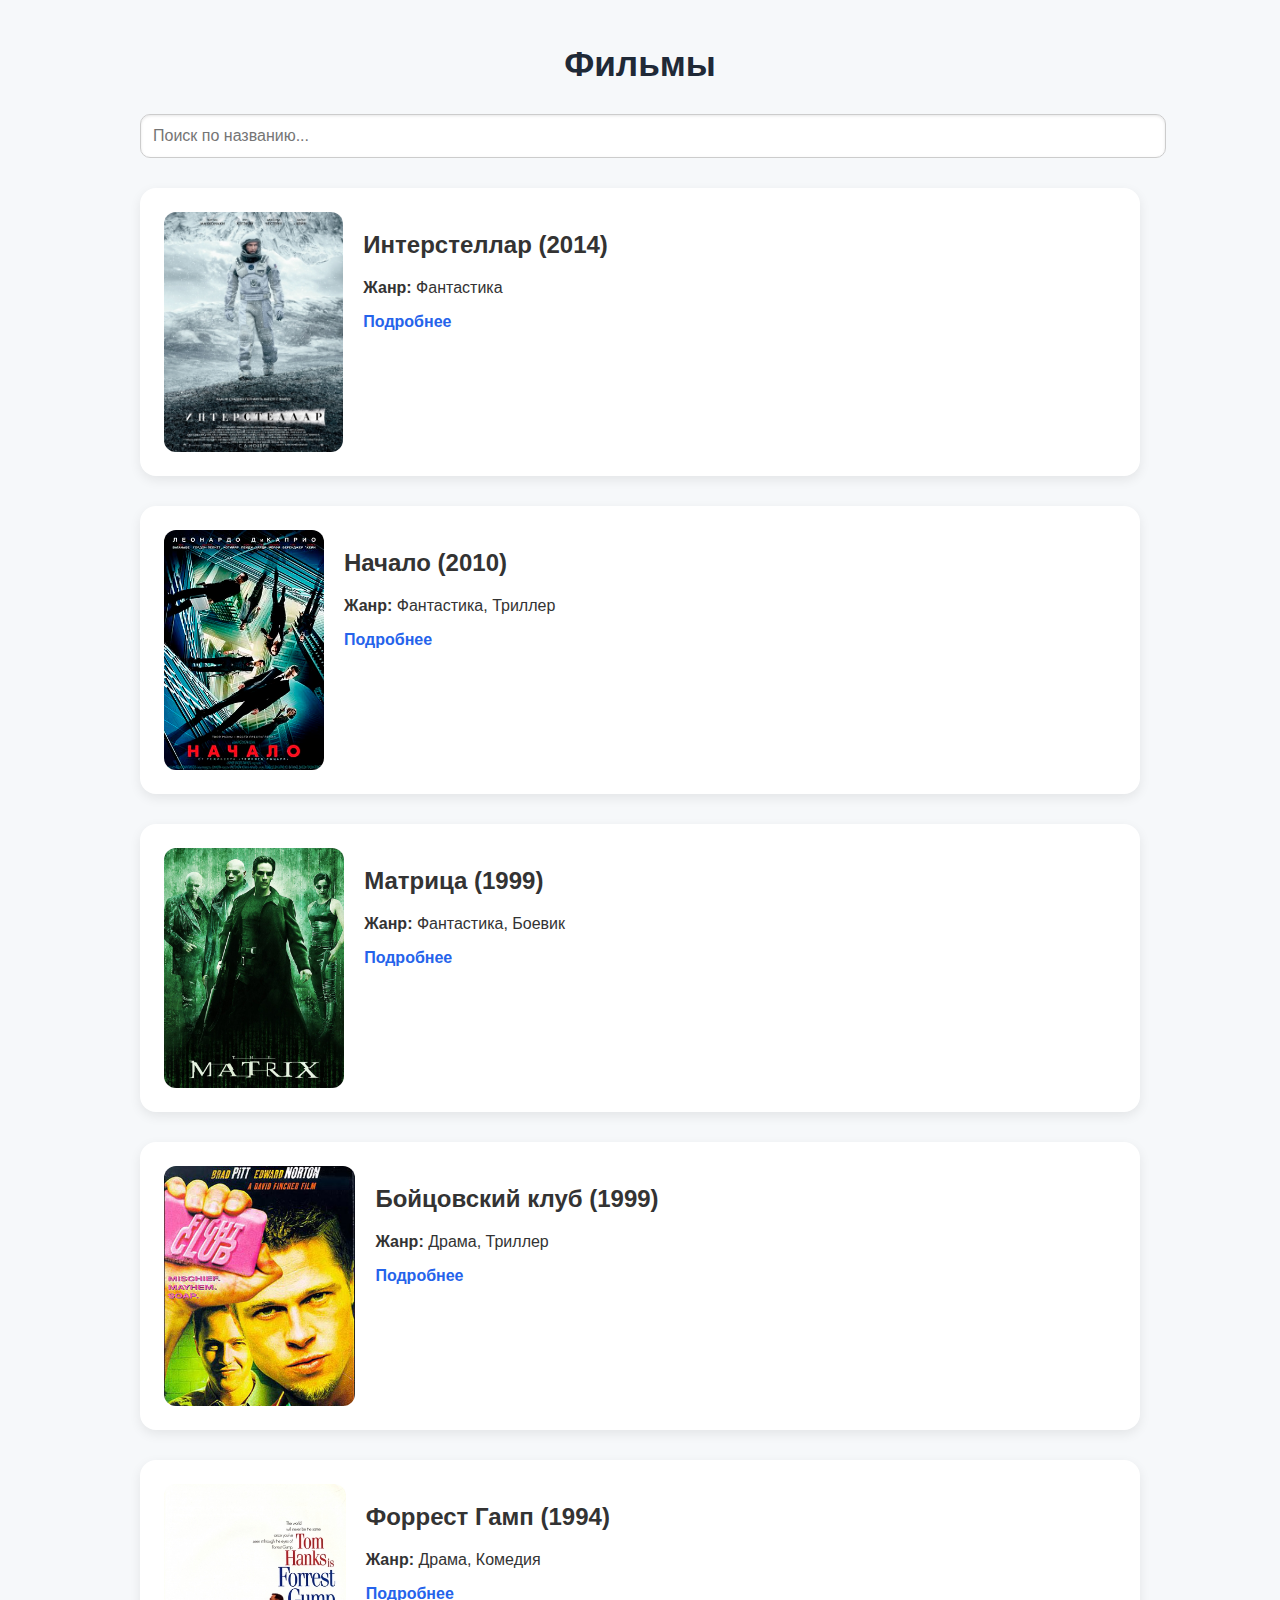
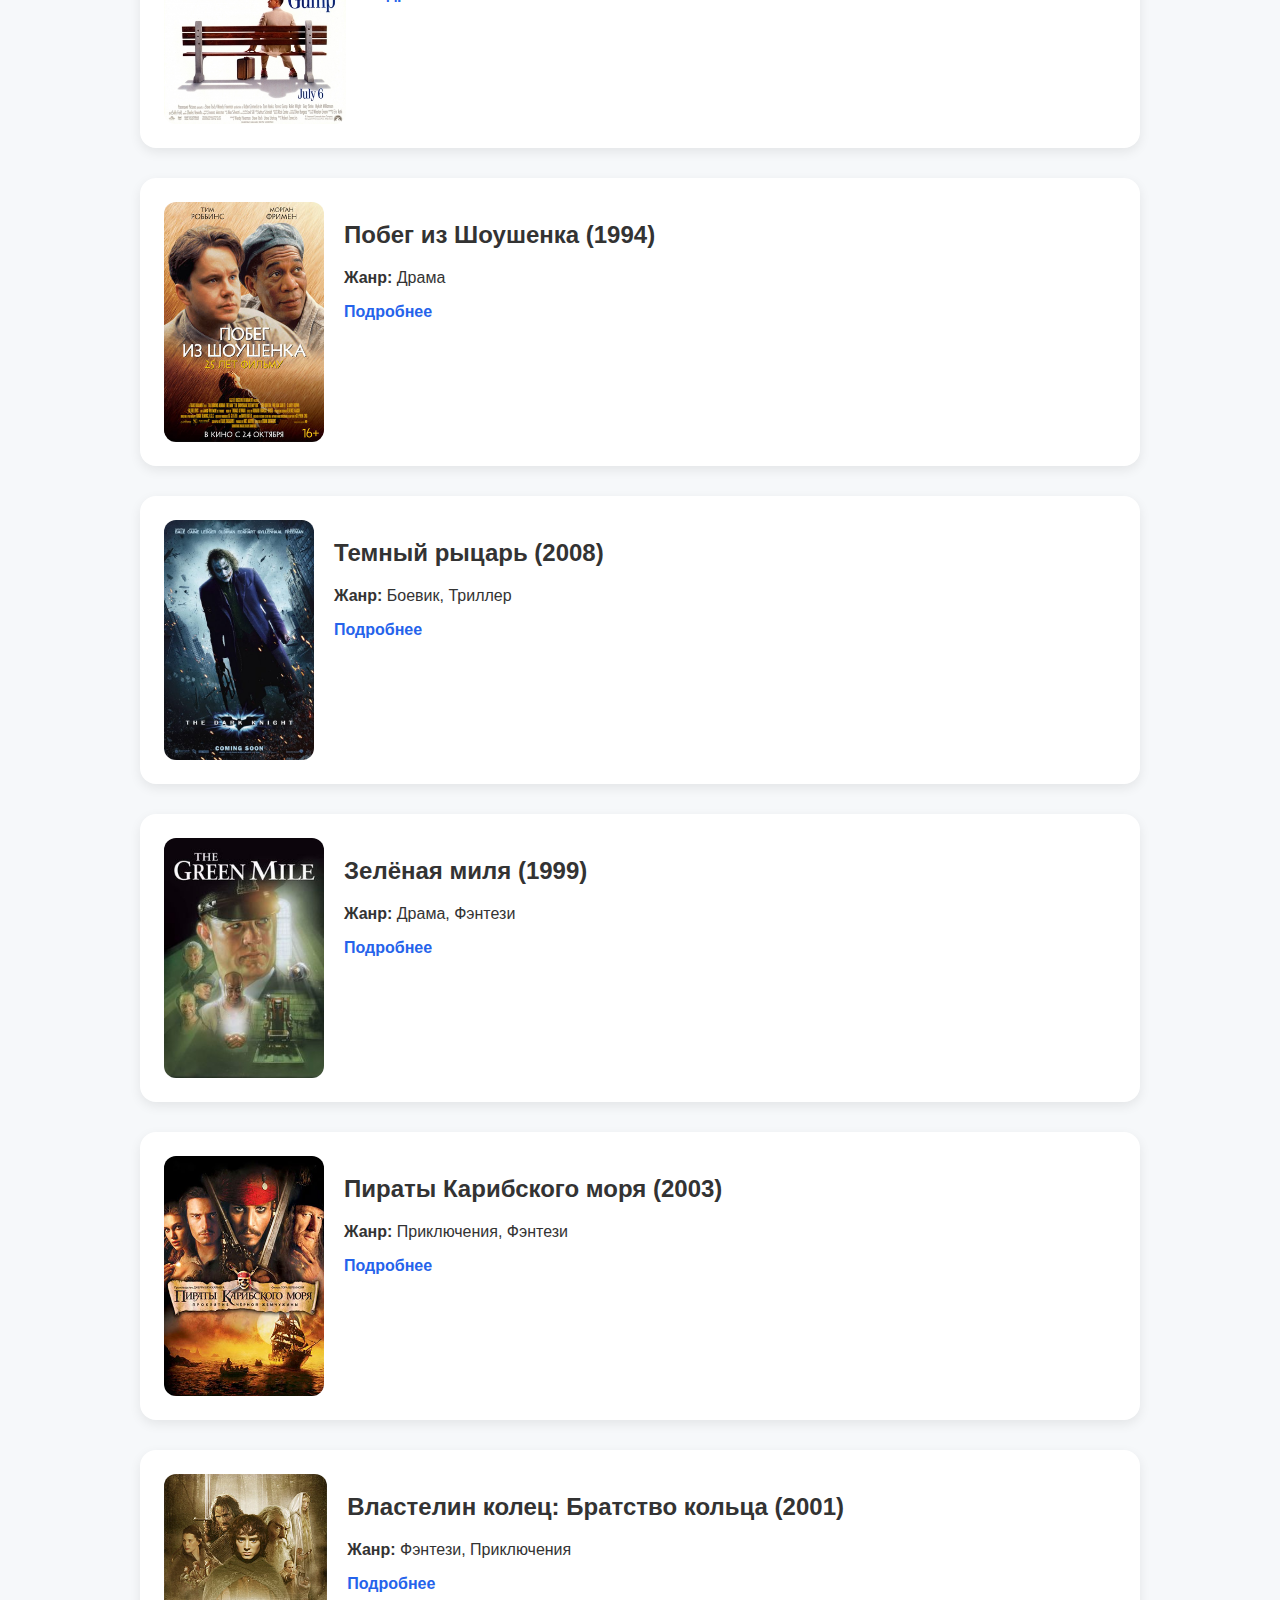
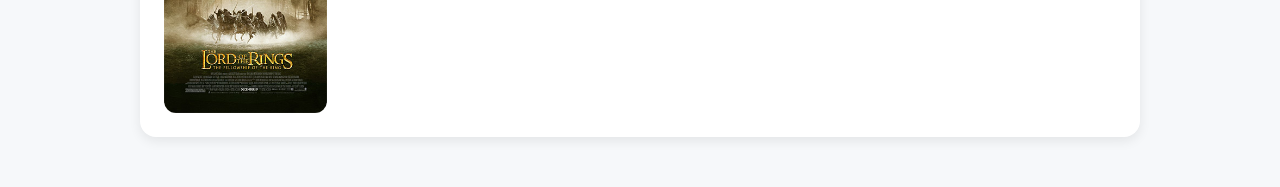
<file: index.html>
<!DOCTYPE html>
<html>
<head>
  <meta charset="UTF-8">
  <title>Фильмотека</title>
  <link rel="stylesheet" href="style.css">
</head>
<body>
  <div class="container">
    <h1>Фильмы</h1>
    <input type="text" id="search" placeholder="Поиск по названию...">
    <div id="films"></div>
  </div>

  <script>
    const data = [
      {
        "id": 0,
        "title": "Интерстеллар",
        "genre": "Фантастика",
        "year": 2014,
        "director": "Кристофер Нолан",
        "poster": "images/movie1.jpg",
        "directorPhoto": "images/director1.jpg",
        "actors": [
          { "name": "Мэттью МакКонахи", "photo": "images/actor1.jpg" },
          { "name": "Энн Хэтэуэй", "photo": "images/actor2.jpg" }
        ],
        "description": "Космическая одиссея о спасении человечества через путешествия по червоточинам."
      },
      {
    "id": 1,
    "title": "Начало",
    "genre": "Фантастика, Триллер",
    "year": 2010,
    "director": "Кристофер Нолан",
    "poster": "images/movie2.jpg",
    "directorPhoto": "images/director1.jpg",
    "actors": [
      {
        "name": "Леонардо Ди Каприо",
        "photo": "images/actor3.jpg"
      },
      {
        "name": "Том Харди",
        "photo": "images/actor4.jpg"
      }
    ],
    "description": "Команда воров проникает в сны людей, чтобы украсть или внедрить идеи."
  },
  {
    "id": 2,
    "title": "Матрица",
    "genre": "Фантастика, Боевик",
    "year": 1999,
    "director": "Лана Вачовски, Лилли Вачовски",
    "poster": "images/movie3.jpg",
    "directorPhoto": "images/director2.jpg",
    "actors": [
      {
        "name": "Киану Ривз",
        "photo": "images/actor5.jpg"
      },
      {
        "name": "Кэрри-Энн Мосс",
        "photo": "images/actor6.jpg"
      }
    ],
    "description": "Офисный работник узнаёт, что его мир — симуляция, и он избранный."
  },
  {
    "id": 3,
    "title": "Бойцовский клуб",
    "genre": "Драма, Триллер",
    "year": 1999,
    "director": "Дэвид Финчер",
    "poster": "images/movie4.jpg",
    "directorPhoto": "images/director3.jpg",
    "actors": [
      {
        "name": "Эдвард Нортон",
        "photo": "images/actor7.jpg"
      },
      {
        "name": "Брэд Питт",
        "photo": "images/actor8.jpg"
      }
    ],
    "description": "Мужчина находит выход из рутины через подпольные бои и анархию."
  },
  {
    "id": 4,
    "title": "Форрест Гамп",
    "genre": "Драма, Комедия",
    "year": 1994,
    "director": "Роберт Земекис",
    "poster": "images/movie5.jpg",
    "directorPhoto": "images/director4.jpg",
    "actors": [
      {
        "name": "Том Хэнкс",
        "photo": "images/actor9.jpg"
      },
      {
        "name": "Робин Райт",
        "photo": "images/actor10.jpg"
      }
    ],
    "description": "История жизни простодушного, но доброго Форреста, ставшего свидетелем важнейших событий века."
  },
  {
    "id": 5,
    "title": "Побег из Шоушенка",
    "genre": "Драма",
    "year": 1994,
    "director": "Фрэнк Дарабонт",
    "poster": "images/movie6.jpg",
    "directorPhoto": "images/director5.jpg",
    "actors": [
      {
        "name": "Тим Роббинс",
        "photo": "images/actor11.jpg"
      },
      {
        "name": "Морган Фриман",
        "photo": "images/actor12.jpg"
      }
    ],
    "description": "История банковского служащего, приговорённого к пожизненному заключению за убийство, которого он не совершал."
  },
  {
    "id": 6,
    "title": "Темный рыцарь",
    "genre": "Боевик, Триллер",
    "year": 2008,
    "director": "Кристофер Нолан",
    "poster": "images/movie7.jpg",
    "directorPhoto": "images/director1.jpg",
    "actors": [
      {
        "name": "Кристиан Бейл",
        "photo": "images/actor13.jpg"
      },
      {
        "name": "Хит Леджер",
        "photo": "images/actor14.jpg"
      }
    ],
    "description": "Бэтмен противостоит Джокеру, преступнику, сеющему хаос в Готэме."
  },
  {
    "id": 7,
    "title": "Зелёная миля",
    "genre": "Драма, Фэнтези",
    "year": 1999,
    "director": "Фрэнк Дарабонт",
    "poster": "images/movie8.jpg",
    "directorPhoto": "images/director5.jpg",
    "actors": [
      {
        "name": "Том Хэнкс",
        "photo": "images/actor9.jpg"
      },
      {
        "name": "Майкл Кларк Дункан",
        "photo": "images/actor15.jpg"
      }
    ],
    "description": "Тюремный надзиратель сталкивается с необычным заключённым, обладающим даром исцеления."
  },
  {
    "id": 8,
    "title": "Пираты Карибского моря",
    "genre": "Приключения, Фэнтези",
    "year": 2003,
    "director": "Гор Вербински",
    "poster": "images/movie9.jpg",
    "directorPhoto": "images/director6.jpg",
    "actors": [
      {
        "name": "Джонни Депп",
        "photo": "images/actor16.jpg"
      },
      {
        "name": "Орландо Блум",
        "photo": "images/actor17.jpg"
      }
    ],
    "description": "Пират Джек Воробей пускается в опасные приключения ради сокровищ и свободы."
  },
  {
    "id": 9,
    "title": "Властелин колец: Братство кольца",
    "genre": "Фэнтези, Приключения",
    "year": 2001,
    "director": "Питер Джексон",
    "poster": "images/movie10.jpg",
    "directorPhoto": "images/director7.jpg",
    "actors": [
      {
        "name": "Элайджа Вуд",
        "photo": "images/actor18.jpg"
      },
      {
        "name": "Иэн Маккеллен",
        "photo": "images/actor19.jpg"
      }
    ],
    "description": "Фродо и его союзники начинают опасное путешествие, чтобы уничтожить Кольцо Всевластья."
  }
    ]
  
    function render(list) {
      let html = '';
      list.forEach(film => {
        html += `
        <div class="film-card">
          <div class="flex">
            <img src="${film.poster}">
            <div>
              <h2>${film.title} (${film.year})</h2>
              <p><b>Жанр:</b> ${film.genre}</p>
              <p><a href="film.html?id=${film.id}">Подробнее</a></p>
            </div>
          </div>
        </div>`;
      });
      document.getElementById('films').innerHTML = html;
    }
  
    render(data);
  
    document.getElementById('search').addEventListener('input', e => {
      const q = e.target.value.toLowerCase();
      const filtered = data.filter(f => f.title.toLowerCase().includes(q));
      render(filtered);
    });
  </script>
  
</body>
</html>
</file>
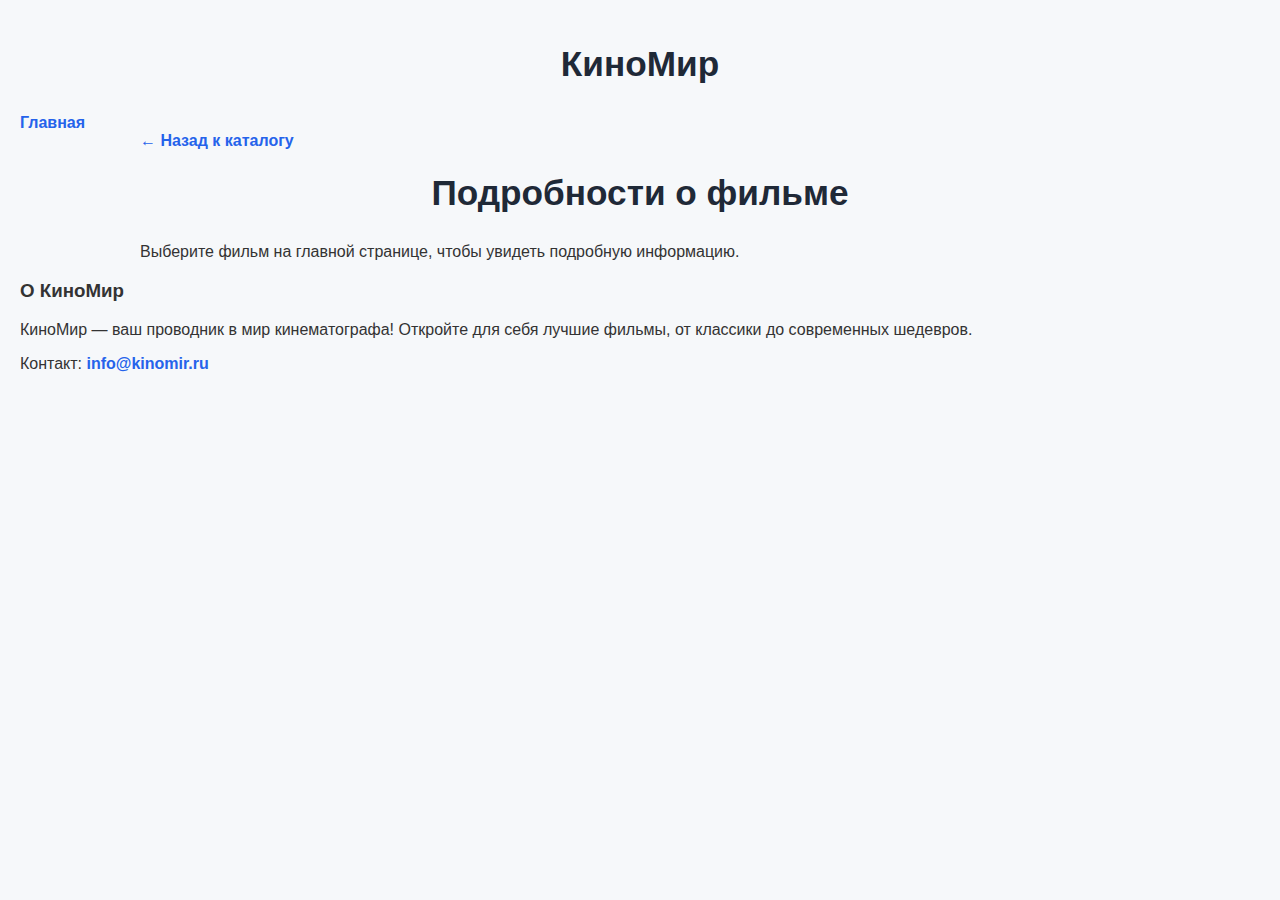
<file: film.html>
<!DOCTYPE html>
<html lang="ru">
<head>
  <meta charset="UTF-8">
  <meta name="viewport" content="width=device-width, initial-scale=1.0">
  <title>Подробности о фильме</title>
  <link rel="stylesheet" href="./style.css">
</head>
<body>
  <header class="site-header">
    <h1>КиноМир</h1>
    <nav>
      <a href="./index.html">Главная</a>
    </nav>
  </header>
  <div class="container">
    <a href="./index.html" class="back-link">← Назад к каталогу</a>
    <div class="film-detail" id="filmDetail">
      <h1>Подробности о фильме</h1>
      <p>Выберите фильм на главной странице, чтобы увидеть подробную информацию.</p>
    </div>
  </div>
  <footer class="site-footer">
    <div class="footer-content">
      <h3>О КиноМир</h3>
      <p>КиноМир — ваш проводник в мир кинематографа! Откройте для себя лучшие фильмы, от классики до современных шедевров.</p>
      <p>Контакт: <a href="mailto:info@kinomir.ru">info@kinomir.ru</a></p>
    </div>
  </footer>
  <script src="./data.js"></script>
  <script>
    const urlParams = new URLSearchParams(window.location.search);
    const movieId = urlParams.get('id');
    const movie = movies.find(m => m.id == movieId);

    if (movie) {
      const filmDetail = document.getElementById('filmDetail');
      filmDetail.innerHTML = `
        <h1>${movie.title}</h1>
        <div class="details-grid">
          <div>
            <img class="poster" src="${movie.poster}" alt="${movie.title}">
          </div>
          <div>
            <div class="genre">${movie.genre.charAt(0).toUpperCase() + movie.genre.slice(1)}</div>
            <p class="description">${movie.description}</p>
            <div class="details">
              Режиссер: ${movie.director}<br>
              Актеры: ${movie.actors.map(actor => actor.name).join(', ')}<br>
              Год: ${movie.year}
            </div>
            <div class="director">
              <img class="director-photo" src="${movie.directorPhoto}" alt="${movie.director}">
              <span>${movie.director}</span>
            </div>
            ${movie.actors.map(actor => `
              <div class="actor">
                <img class="actor-photo" src="${actor.photo}" alt="${actor.name}">
                <span>${actor.name}</span>
              </div>
            `).join('')}
          </div>
        </div>
      `;
    }
  </script>
</body>
</html>
</file>
<file: style.css>
body {
  font-family: 'Segoe UI', Tahoma, Geneva, Verdana, sans-serif;
  background: #f6f8fa;
  margin: 0;
  padding: 20px;
  color: #333;
}

.container {
  max-width: 1000px;
  margin: auto;
}

h1 {
  text-align: center;
  font-size: 2.2em;
  margin-bottom: 30px;
  color: #1f2937;
}

input {
  padding: 12px;
  font-size: 16px;
  width: 100%;
  margin-bottom: 30px;
  border: 1px solid #ccc;
  border-radius: 10px;
  box-shadow: inset 0 1px 3px rgba(0,0,0,0.1);
}

.film-card {
  background: #ffffff;
  border-radius: 16px;
  box-shadow: 0 4px 12px rgba(0,0,0,0.08);
  padding: 24px;
  margin-bottom: 30px;
  transition: transform 0.2s ease-in-out;
}

.film-card:hover {
  transform: translateY(-4px);
  box-shadow: 0 6px 16px rgba(0,0,0,0.12);
}

.film-card img {
  max-height: 240px;
  border-radius: 12px;
  object-fit: cover;
  margin-right: 20px;
}

.flex {
  display: flex;
  flex-wrap: wrap;
}

.flex > div {
  flex: 1;
  min-width: 250px;
}

.actor img,
.director img {
  max-height: 120px;
  border-radius: 12px;
  margin-top: 10px;
  margin-bottom: 10px;
}

a {
  color: #2563eb;
  text-decoration: none;
  font-weight: bold;
}

a:hover {
  text-decoration: underline;
}
</file>
